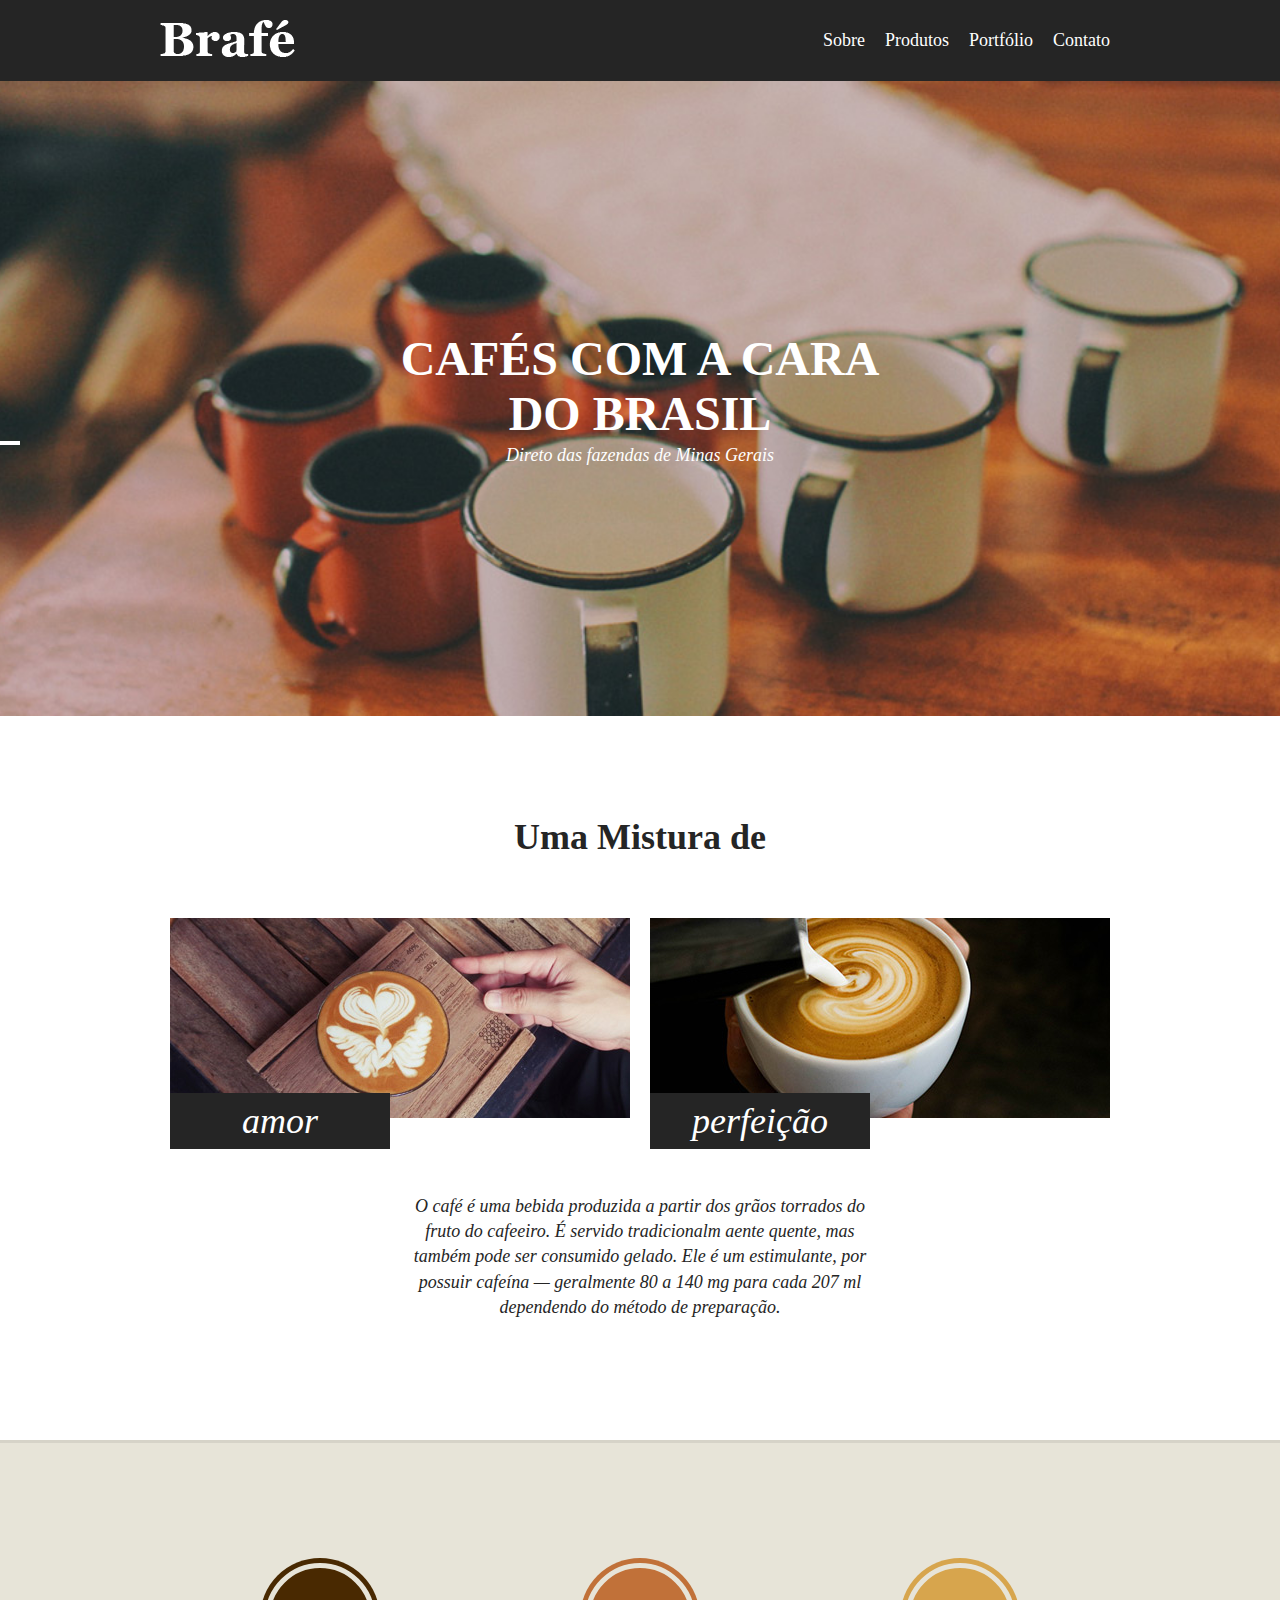
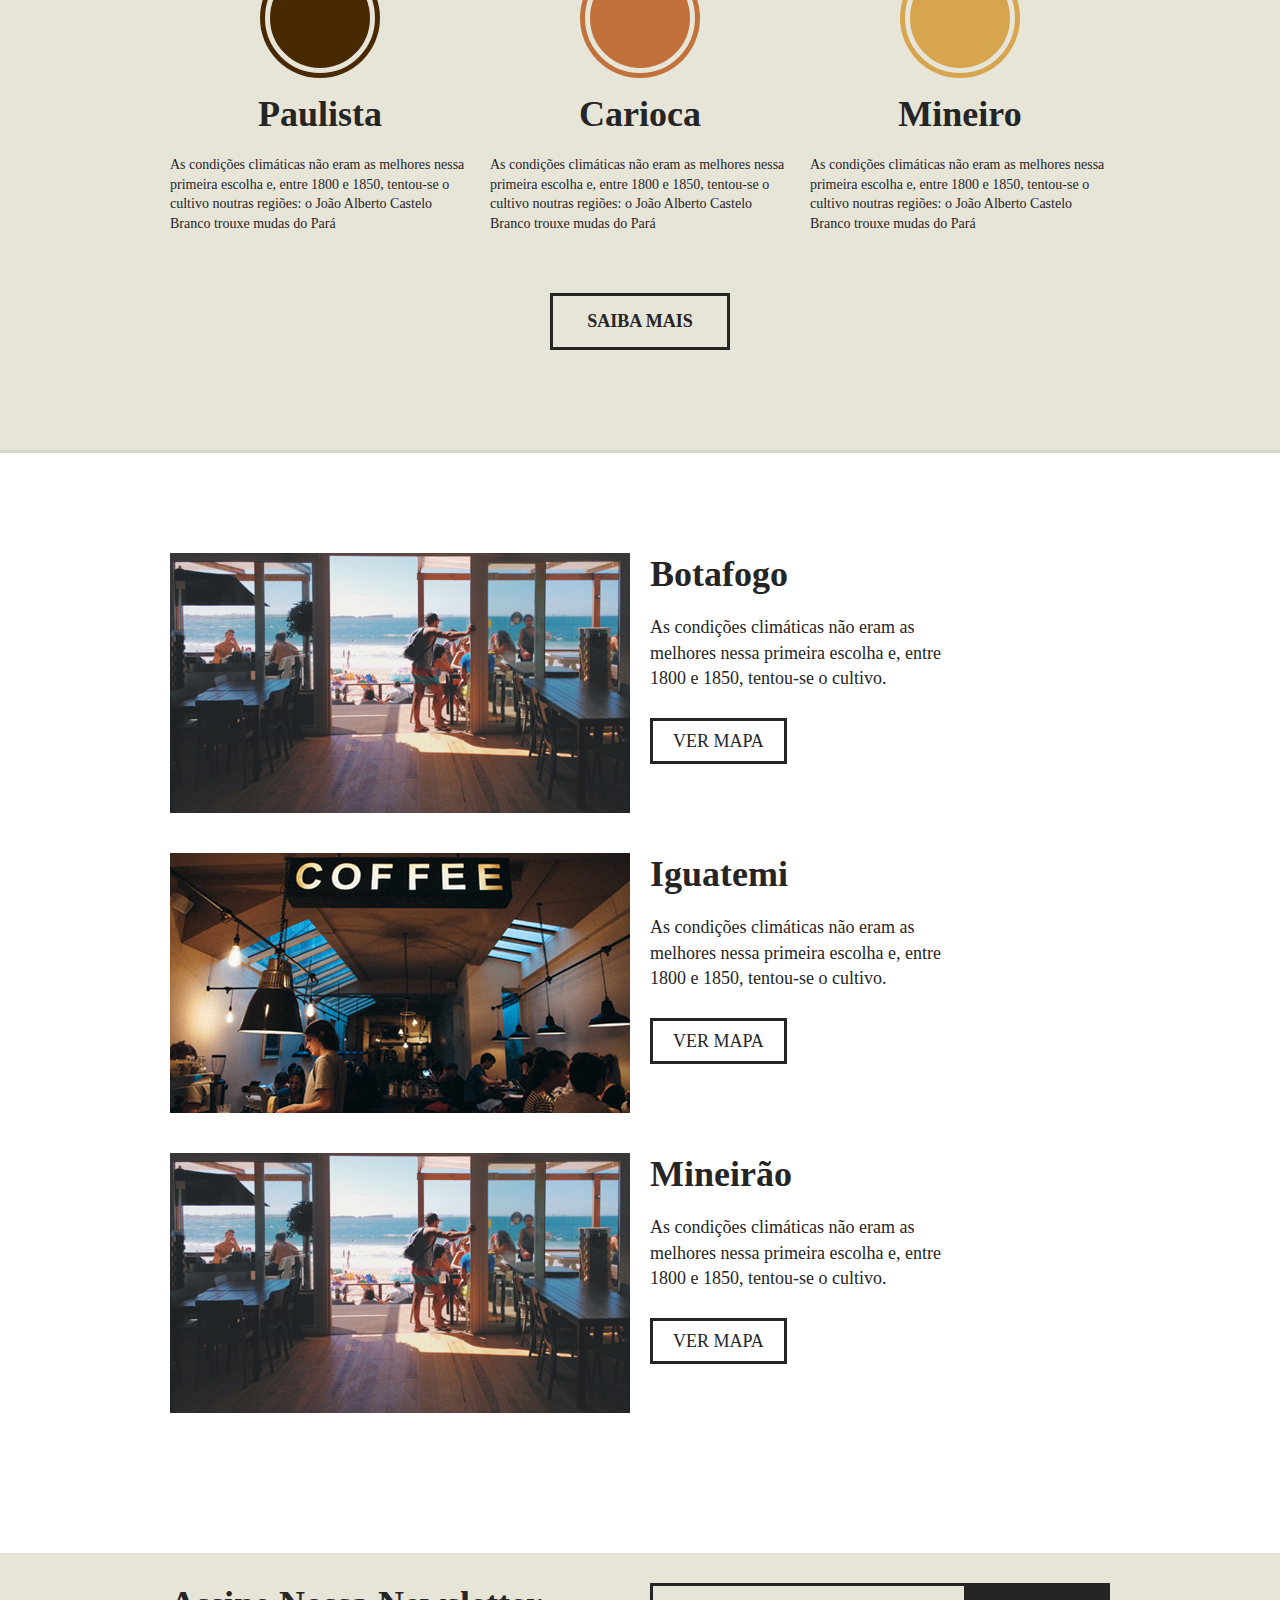
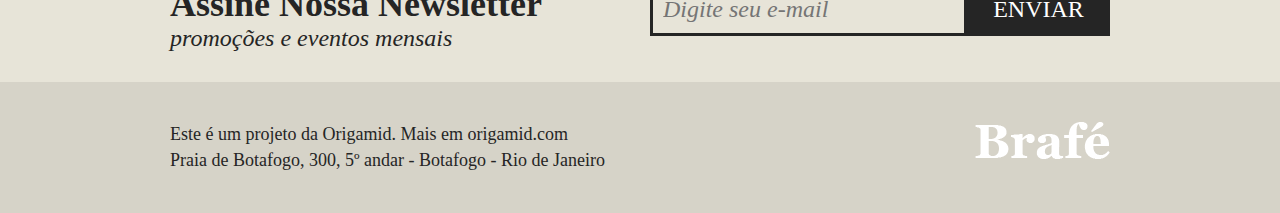
<file: brafe01/flexbox/index.html>
<!DOCTYPE html>
<html>
<head>
	<title>Brafé 1</title>
	<meta charset="utf-8">
	<meta name="viewport" content="width=device-width, initial-scale=1, shrink-to-fit=no">
	<link rel="stylesheet" type="text/css" href="css/style.css">
</head>
<body>
	
	<header class="menu">
		<div class="container">
			<a class="menu-logo" href="#"><img src="img/brafe.png" alt="Brafé"></a>	
			<nav class="menu-nav">
				<ul>
					<li><a href="#">Sobre</a></li>
					<li><a href="#">Produtos</a></li>
					<li><a href="#">Portfólio</a></li>
					<li><a href="#">Contato</a></li>
				</ul>
			</nav>
		</div>
	</header>
	
	<main class="intro">
		<h1>Cafés com a cara<br>do Brasil</h1>
		<p>Direto das fazendas de Minas Gerais</p>
	</main>
	
	<section class="sobre">
		<h2>Uma Mistura de</h2>
		<div class="container">
			<div class="sobre-item">
				<img src="img/cafe-1.jpg">
				<h3>amor</h3>
			</div>
			<div class="sobre-item">
				<img src="img/cafe-2.jpg">
				<h3>perfeição</h3>
			</div>
		</div>
		<p>O café é uma bebida produzida a partir dos grãos torrados do fruto do cafeeiro. É servido tradicionalm
aente quente, mas também pode ser consumido gelado. Ele é um estimulante, por possuir cafeína — geralmente 80 a 140 mg para cada 207 ml dependendo do método de preparação.</p>
	</section>
	
	<section class="produtos">
		<div class="container">
			<div class="produtos-item">
				<h2 class="produtos-paulista">Paulista</h2>
				<p>As condições climáticas não eram as melhores nessa primeira escolha e, entre 1800 e 1850, tentou-se o cultivo noutras regiões: o João Alberto Castelo Branco trouxe mudas do Pará</p>
			</div>
			<div class="produtos-item">
				<h2 class="produtos-carioca">Carioca</h2>
				<p>As condições climáticas não eram as melhores nessa primeira escolha e, entre 1800 e 1850, tentou-se o cultivo noutras regiões: o João Alberto Castelo Branco trouxe mudas do Pará</p>
			</div>
			<div class="produtos-item">
				<h2 class="produtos-mineiro">Mineiro</h2>
				<p>As condições climáticas não eram as melhores nessa primeira escolha e, entre 1800 e 1850, tentou-se o cultivo noutras regiões: o João Alberto Castelo Branco trouxe mudas do Pará</p>
			</div>
		</div>
		<a class="produtos-btn" href="#">Saiba Mais</a>
	</section>
	
	<section class="locais">
		<div class="locais-item container">
			<div class="locais-img">
				<img src="img/botafogo.jpg" alt="Brafé unidade Botafogo">
			</div>
			<div class="locais-info">
				<h2>Botafogo</h2>
				<p>As condições climáticas não eram as melhores nessa primeira escolha e, entre 1800 e 1850, tentou-se o cultivo.</p>
				<a href="#">Ver Mapa</a>
			</div>
		</div>
		
		<div class="locais-item container">
			<div class="locais-img">
				<img src="img/iguatemi.jpg" alt="Brafé unidade Iguatemi">
			</div>
			<div class="locais-info">
				<h2>Iguatemi</h2>
				<p>As condições climáticas não eram as melhores nessa primeira escolha e, entre 1800 e 1850, tentou-se o cultivo.</p>
				<a href="#">Ver Mapa</a>
			</div>
		</div>
		
		<div class="locais-item container">
			<div class="locais-img">
				<img src="img/botafogo.jpg" alt="Brafé unidade Mineirão">
			</div>
			<div class="locais-info">
				<h2>Mineirão</h2>
				<p>As condições climáticas não eram as melhores nessa primeira escolha e, entre 1800 e 1850, tentou-se o cultivo.</p>
				<a href="#">Ver Mapa</a>
			</div>
		</div>
	
	</section>
	
	<section class="assine">
		<div class="container">
			<div class="assine-info">
				<h2>Assine Nossa Newsletter</h2>
				<p>promoções e eventos mensais</p>
			</div>
			<form>
				<label>E-mail</label>
				<input type="text" placeholder="Digite seu e-mail">
				<button type="submit">Enviar</button>
			</form>
		</div>
	</section>
	
	<footer class="footer">
		<div class="container">
			<p>Este é um projeto da Origamid. Mais em origamid.com<br>Praia de Botafogo, 300, 5º andar - Botafogo - Rio de Janeiro</p>
			<div class="footer-img">
				<img src="img/brafe.png" alt="Brafé">
			</div>
		</div>
	</footer>
	
</body>
</html>
</file>
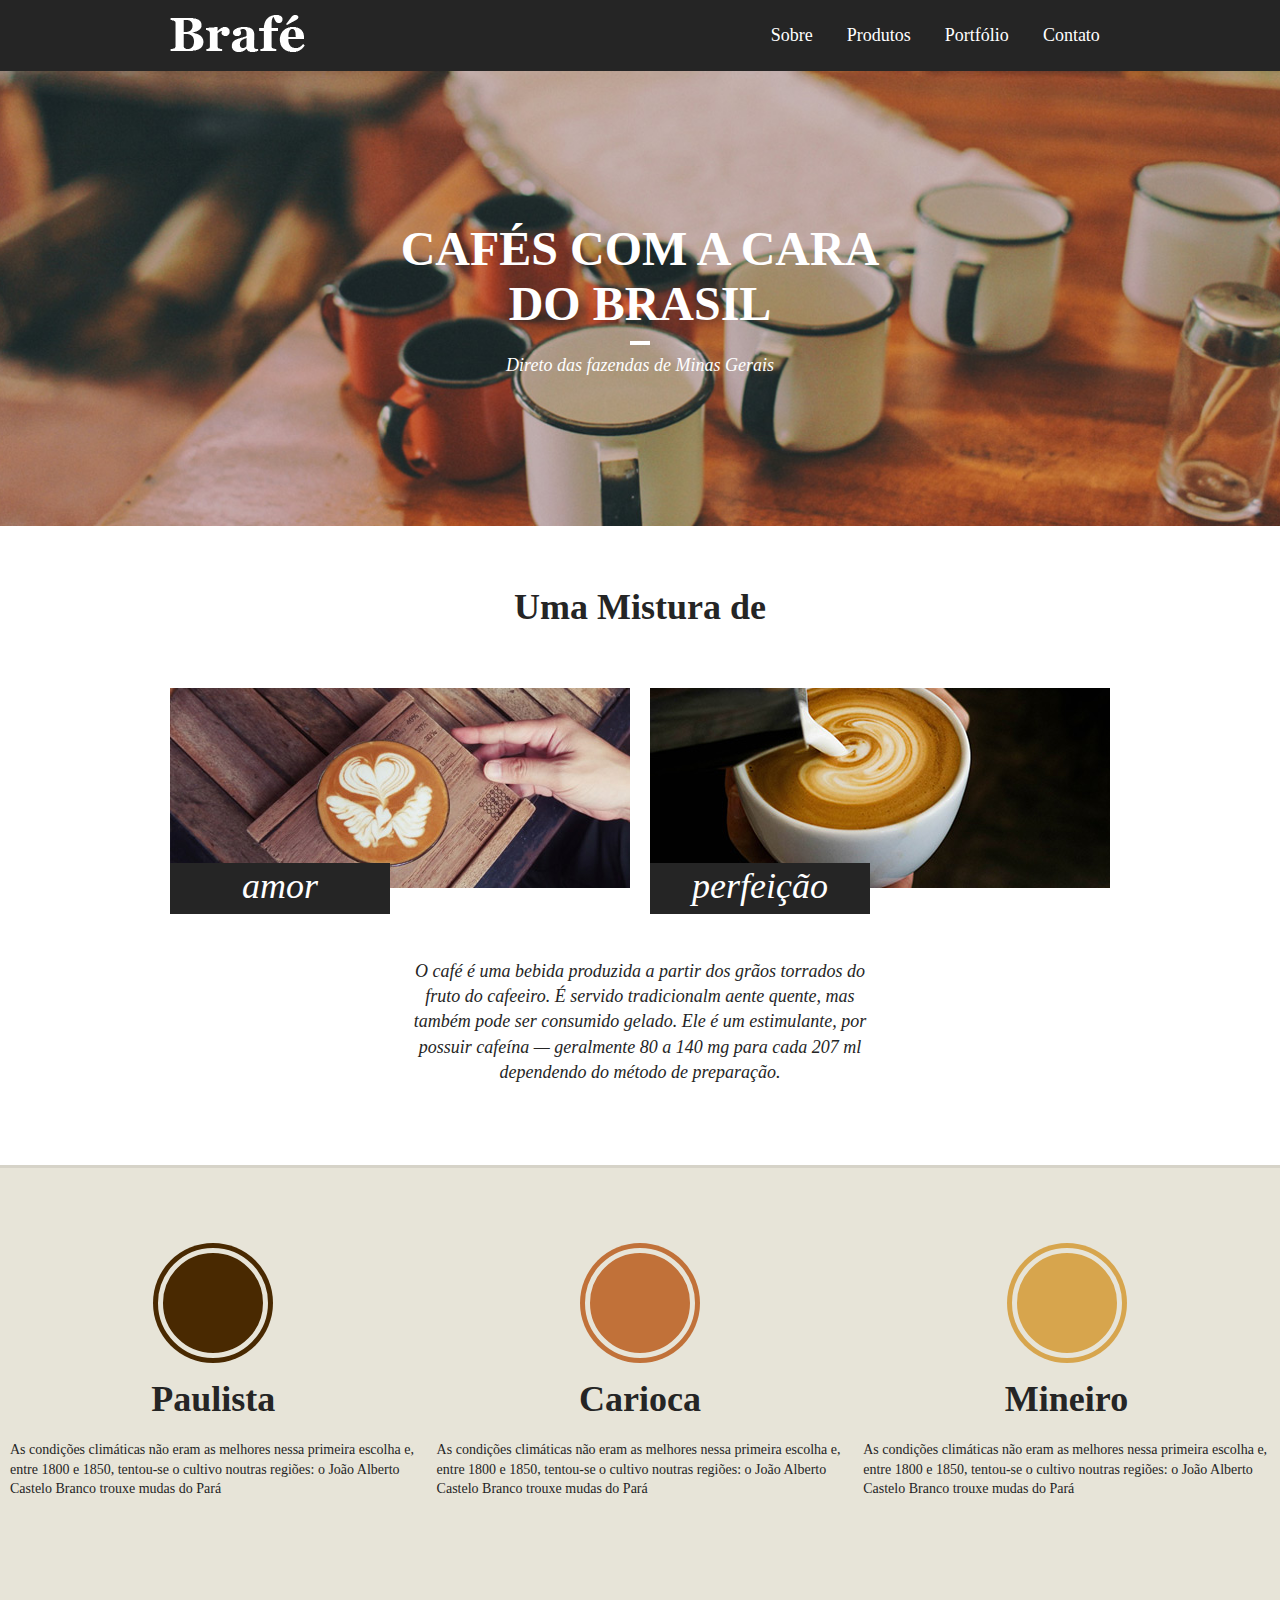
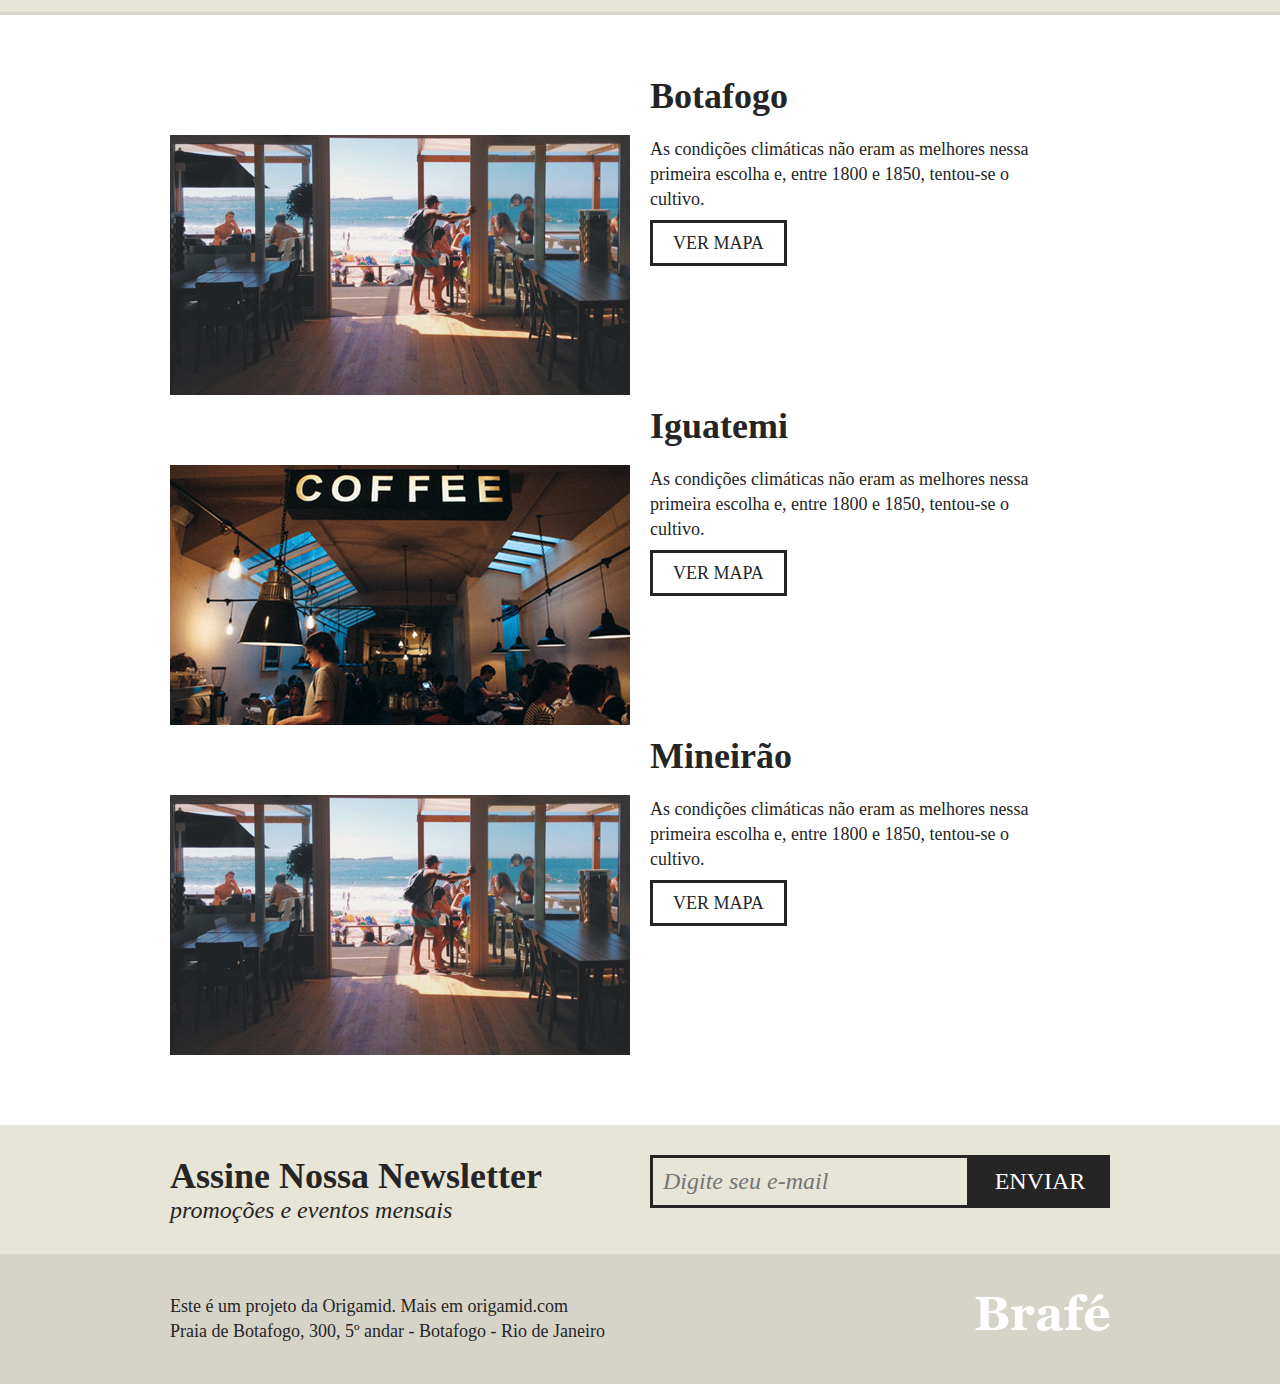
<file: brafe01/grid/index.html>
<!DOCTYPE html>
<html>
<head>
	<title>Brafé 1</title>
	<meta charset="utf-8">
	<meta name="viewport" content="width=device-width, initial-scale=1, shrink-to-fit=no">
	<link rel="stylesheet" type="text/css" href="css/style.css">
	<link rel="stylesheet" type="text/css" href="css/grid.css">
</head>
<body>
	
	<header class="menu">
		<div class="container">
			<a class="menu-logo grid-4" href="#"><img src="img/brafe.png" alt="Brafé"></a>	
			<nav class="menu-nav grid-8">
				<ul>
					<li><a href="#">Sobre</a></li>
					<li><a href="#">Produtos</a></li>
					<li><a href="#">Portfólio</a></li>
					<li><a href="#">Contato</a></li>
				</ul>
			</nav>
		</div>
	</header>
	
	<main class="intro">
		<h1>Cafés com a cara<br>do Brasil</h1>
		<p>Direto das fazendas de Minas Gerais</p>
	</main>
	
	<section class="sobre">
		<h2>Uma Mistura de</h2>
		<div class="container">
			<div class="sobre-item grid-6">
				<img src="img/cafe-1.jpg">
				<h3>amor</h3>
			</div>
			<div class="sobre-item grid-6">
				<img src="img/cafe-2.jpg">
				<h3>perfeição</h3>
			</div>
		</div>
		<p>O café é uma bebida produzida a partir dos grãos torrados do fruto do cafeeiro. É servido tradicionalm
aente quente, mas também pode ser consumido gelado. Ele é um estimulante, por possuir cafeína — geralmente 80 a 140 mg para cada 207 ml dependendo do método de preparação.</p>
	</section>
	
	<section class="produtos">
		<div class="cointainer">
			<div class="produtos-item grid-4">
				<h2 class="produtos-paulista">Paulista</h2>
				<p>As condições climáticas não eram as melhores nessa primeira escolha e, entre 1800 e 1850, tentou-se o cultivo noutras regiões: o João Alberto Castelo Branco trouxe mudas do Pará</p>
			</div>
			<div class="produtos-item grid-4">
				<h2 class="produtos-carioca">Carioca</h2>
				<p>As condições climáticas não eram as melhores nessa primeira escolha e, entre 1800 e 1850, tentou-se o cultivo noutras regiões: o João Alberto Castelo Branco trouxe mudas do Pará</p>
			</div>
			<div class="produtos-item grid-4">
				<h2 class="produtos-mineiro">Mineiro</h2>
				<p>As condições climáticas não eram as melhores nessa primeira escolha e, entre 1800 e 1850, tentou-se o cultivo noutras regiões: o João Alberto Castelo Branco trouxe mudas do Pará</p>
			</div>
		</div>
<!-- 		<a class="produtos-btn" href="#">Saiba Mais</a>
 -->	</section>
	
	<section class="locais">
		<div class="locais-item container">
			<div class="grid-6">
				<img src="img/botafogo.jpg" alt="Brafé unidade Botafogo">
			</div>
			<div class="grid-6">
				<h2>Botafogo</h2>
				<p>As condições climáticas não eram as melhores nessa primeira escolha e, entre 1800 e 1850, tentou-se o cultivo.</p>
				<a href="#">Ver Mapa</a>
			</div>
		</div>
		
		<div class="locais-item container">
			<div class="grid-6">
				<img src="img/iguatemi.jpg" alt="Brafé unidade Iguatemi">
			</div>
			<div class="grid-6">
				<h2>Iguatemi</h2>
				<p>As condições climáticas não eram as melhores nessa primeira escolha e, entre 1800 e 1850, tentou-se o cultivo.</p>
				<a href="#">Ver Mapa</a>
			</div>
		</div>
		
		<div class="locais-item container">
			<div class="grid-6">
				<img src="img/botafogo.jpg" alt="Brafé unidade Mineirão">
			</div>
			<div class="grid-6">
				<h2>Mineirão</h2>
				<p>As condições climáticas não eram as melhores nessa primeira escolha e, entre 1800 e 1850, tentou-se o cultivo.</p>
				<a href="#">Ver Mapa</a>
			</div>
		</div>
	
	</section>
	
	<section class="assine">
		<div class="container">
			<div class="assine-info grid-6">
				<h2>Assine Nossa Newsletter</h2>
				<p>promoções e eventos mensais</p>
			</div>
			<form class="grid-6" >
				<label>E-mail</label>
				<input type="text" placeholder="Digite seu e-mail">
				<button type="submit">Enviar</button>
			</form>
		</div>
	</section>
	
	<footer class="footer">
		<div class="container">
			<p class="grid-8">Este é um projeto da Origamid. Mais em origamid.com<br>Praia de Botafogo, 300, 5º andar - Botafogo - Rio de Janeiro</p>
			<div class="grid-4">
				<img src="img/brafe.png" alt="Brafé">
			</div>
			
		</div>
	</footer>
	
</body>
</html>
</file>
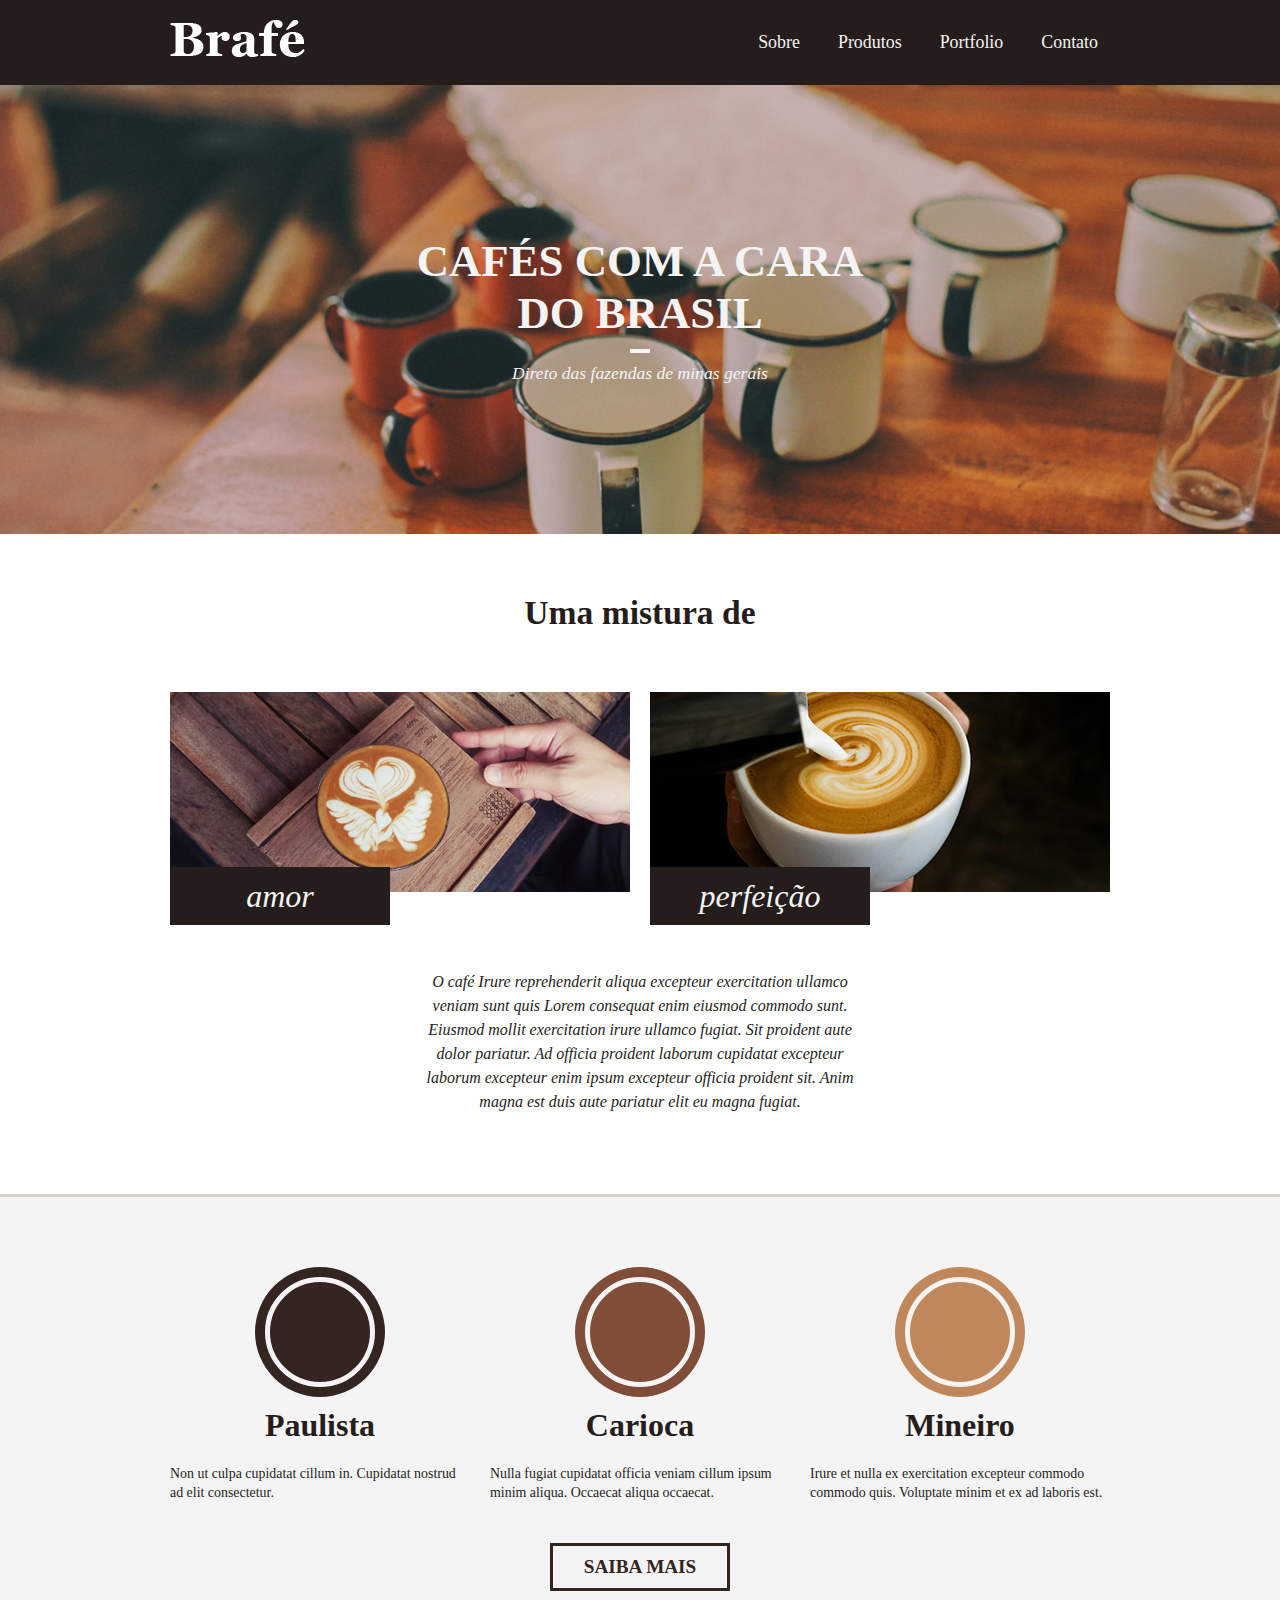
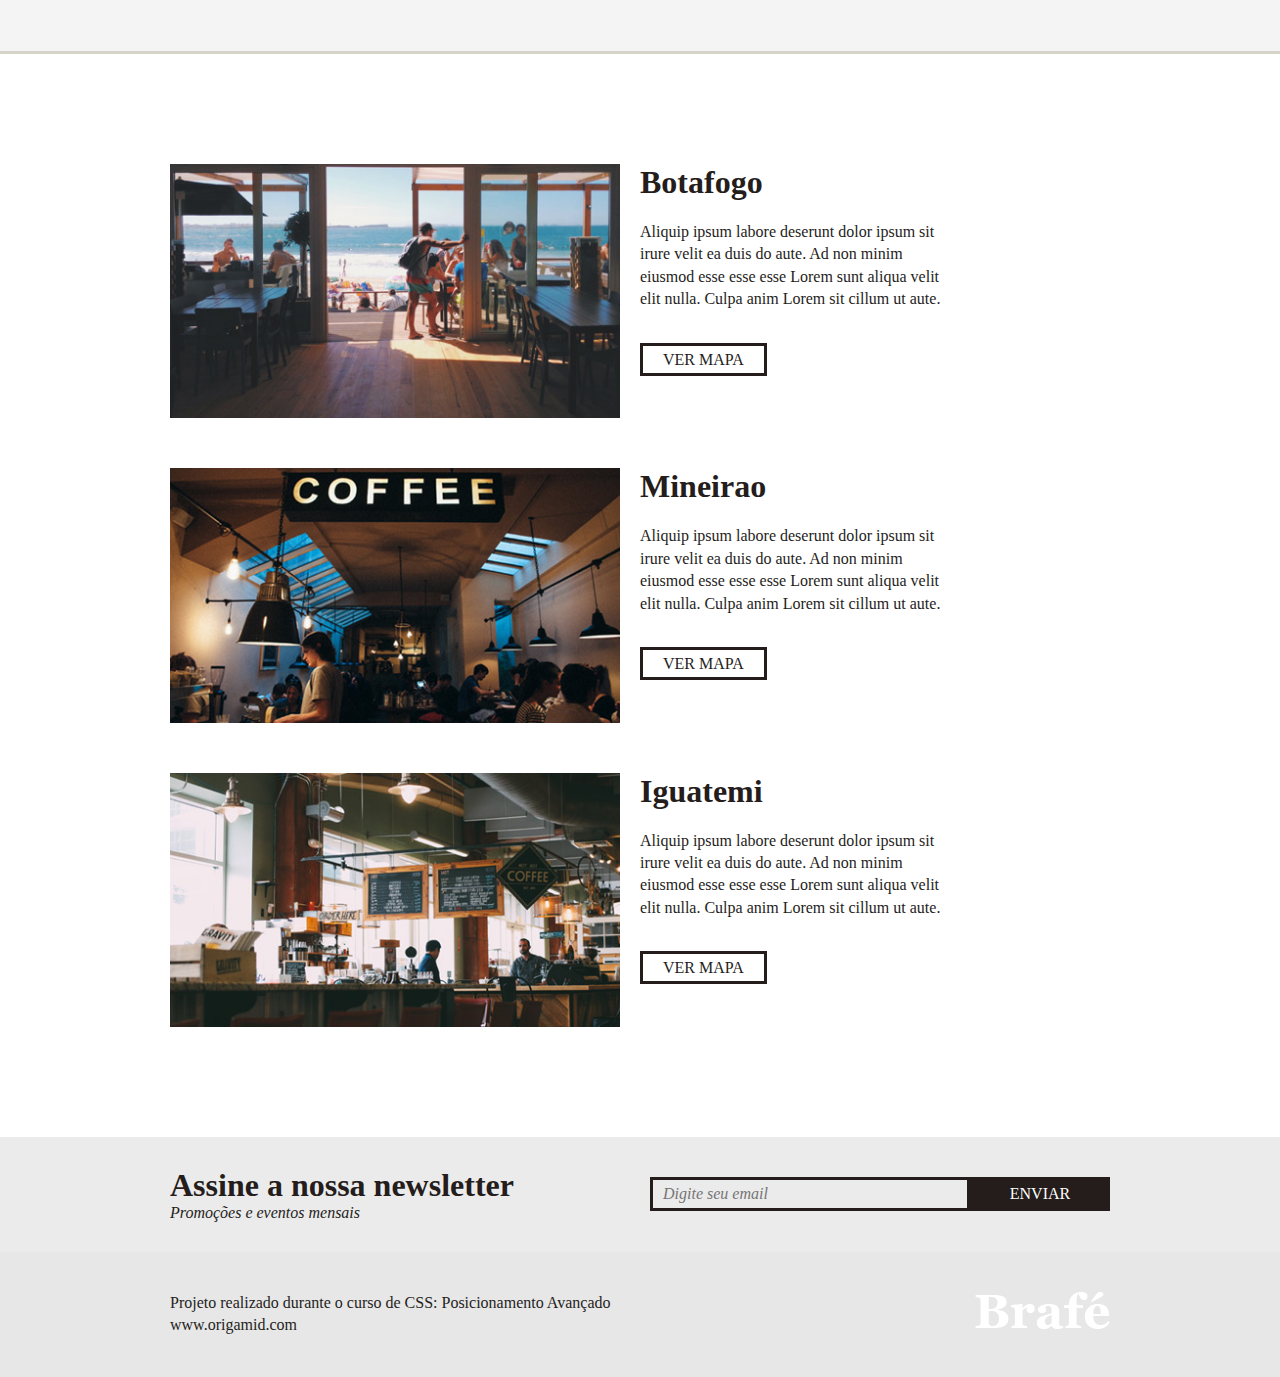
<file: brafe01/puro/index.html>
<!DOCTYPE html>
<html lang="en">
<head>
    <meta charset="UTF-8">
    <meta name="viewport" content="width=device-width, initial-scale=1.0, shrink-to-fit=no">
    <title>Brafé: o café do Brasil</title>
    <link rel="stylesheet" href="style.css">
</head>
<body>
    <header class="menu">
        <div class="menu-container">
            <a class="menu-logo" href="#"><img src="./img/brafe.png" alt="Brafé"> </a>
            <nav class="menu-nav">
                <ul>
                    <li><a href="#">Sobre</a></li>
                    <li><a href="#">Produtos</a></li>
                    <li><a href="#">Portfolio</a></li>
                    <li><a href="#">Contato</a></li>
                    
                </ul>
            </nav>
        </div>
        
    </header>
    
    <main class="intro" >
        <h1>Cafés com a cara <br> do Brasil</h1>
        <p>Direto das fazendas de minas gerais</p>
    </main>

    <section class="sobre">
        <h2>Uma mistura de </h2>
        <div class="sobre-container">
            <div class="sobre-item">
                <img src="./img/cafe-1.jpg" alt="">
                <h3>amor</h3>
            </div>
            <div class="sobre-item">
                <img src="./img/cafe-2.jpg" alt="">
                <h3>perfeição</h3>
            </div>
        </div>
        <p> O café Irure reprehenderit aliqua excepteur exercitation 
            ullamco veniam sunt quis Lorem consequat enim eiusmod commodo sunt. 
            Eiusmod mollit exercitation irure ullamco fugiat. Sit proident aute 
            dolor pariatur. Ad officia proident laborum cupidatat excepteur laborum 
            excepteur enim ipsum excepteur officia proident sit. Anim magna est 
            duis aute pariatur elit eu magna fugiat.
        </p>
    </section>
    <section class="produtos">
        <div class="produtos-container">
            <div class="produtos-item">
                <h2 class="produtos-paulista">Paulista</h2>
                <p>Non ut culpa cupidatat cillum in. Cupidatat nostrud ad elit consectetur.</p>
            </div>
            <div class="produtos-item">
                <h2 class="produtos-carioca">Carioca</h2>
                <p>Nulla fugiat cupidatat officia veniam cillum ipsum minim aliqua. Occaecat aliqua occaecat.</p>
            </div>
            <div class="produtos-item">
                <h2 class="produtos-mineiro">Mineiro</h2>
                <p>Irure et nulla ex exercitation excepteur commodo commodo quis. Voluptate minim et ex ad laboris est.</p>
            </div>
        </div>
        <a href="#" class="produtos-btn">Saiba Mais</a>
    </section>
    <section class="locais">
        <div class="locais-item">
            <img src="./img/botafogo.jpg" alt="">
            <div>
                <h2>Botafogo</h2>
                <p>Aliquip ipsum labore deserunt dolor ipsum sit irure velit ea duis do aute. Ad non minim eiusmod esse esse esse Lorem sunt aliqua velit elit nulla. Culpa anim Lorem sit cillum ut aute.</p>
                <a href="#">Ver Mapa</a>
            </div>
        </div>
        <div class="locais-item">
            <img src="./img/iguatemi.jpg" alt="">
            <div>
                <h2>Mineirao</h2>
                <p>Aliquip ipsum labore deserunt dolor ipsum sit irure velit ea duis do aute. Ad non minim eiusmod esse esse esse Lorem sunt aliqua velit elit nulla. Culpa anim Lorem sit cillum ut aute.</p>                <a href="#">Ver Mapa</a>
            </div>
        </div>
        <div class="locais-item">
            <img src="./img/mineirao.jpg" alt="">
            <div>
                <h2>Iguatemi</h2>
                <p>Aliquip ipsum labore deserunt dolor ipsum sit irure velit ea duis do aute. Ad non minim eiusmod esse esse esse Lorem sunt aliqua velit elit nulla. Culpa anim Lorem sit cillum ut aute.</p>                <a href="#">Ver Mapa</a>
            </div>
        </div>
    </section>
    <section class="assine">
        <div class="assine-container">
            <div class="assine-info">
                <h2>Assine a nossa newsletter</h2>
                <p>Promoções e eventos mensais</p>
            </div>
            <form action="">
                <label for="Email">Email</label>
                <input type="text" name="email" id="" placeholder="Digite seu email">
                <button>Enviar</button>
            </form>
        </div>
    </section>
    <footer class="footer">
        <div class="footer-container">
            <p>
                Projeto realizado durante o curso de CSS: Posicionamento Avançado <br>
                www.origamid.com
            </p>
            <img src="./img/brafe.png" alt="">
        </div>
    </footer>
</body>
</html>
</file>
<file: brafe01/grid/css/grid.css>
/* para que não haja quebra do layout
o ideal é que as classes com definições
da estrutura estejam em divs (ou elementos)
diferentes das demais */


.container{
    max-width: 960px;
    margin: 0 auto; 
}

.container::after, container::before{
    content: '';
    display: table;
    clear: both; 
}


/* 
fórmula para calcular o grid: 
largura total / total de colunas * numero do grid atual
100% / 12 * grid-atual

- as margens (gutter) pode-se manter em pixels
pois se for em porcentagem, o resultado pode
ser diferente do planejado ja que o tamanho
da tela vai variar.  Entao, apenas subtrair 
o valor absoluto da margem na definição da largura
do grid. 
*/



.grid-1, .grid-2, .grid-3, .grid-4, .grid-5,
.grid-6, .grid-7, .grid-8, .grid-9, .grid-10,
.grid-11, .grid-12 {
    margin-left: 10px;
    margin-right: 10px;
    float: left;
    display: block;
    min-height: 1px;
}

.grid-1{
    width: calc(8.33% - 20px);
}

.grid-2{
    width: calc(16.66% - 20px);
}

.grid-3{
    width: calc(25% - 20px);
}

.grid-4{
    width: calc(33.33% - 20px);
}

.grid-5{
    width: calc(41.66% - 20px);
}

.grid-6{
    width: calc(50% - 20px);
}

.grid-7{
    width: calc(58.33% - 20px);
}

.grid-8{
    width: calc(66.66% - 20px);
}

.grid-9{
    width: calc(75% - 20px);
}

.grid-10{
    width: calc(88.33% - 20px);
}

.grid-11{
    width: calc(91.66% - 20px);
}

.grid-12 {
    width: calc(100% - 20px);
}


@media only screen and (max-width: 739px){
    .container {
        max-width: 300px;

    }

    .grid-1, .grid-2, .grid-3, .grid-4, .grid-5,
.grid-6, .grid-7, .grid-8, .grid-9, .grid-10,
.grid-11, .grid-12 {
    width: 100%;
    margin-left: 0;
    margin-right: 0;
    float: none;    
    }
}
</file>
<file: brafe01/flexbox/css/style.css>
/* Reset */

body, h1, h2, h3, p, ul {
	padding: 0px;
	margin: 0px;
}

body {
	font-family: Georgia, serif;
	color: #252525;
}

* {
	box-sizing: border-box;
}

/* Menu */

.container {
	display: flex;
	max-width: 960px;
	margin: 0 auto;
}
.menu {
	background: #252525;
	padding: 20px 0;
}

.menu-nav{
	flex: 1;
	align-self: center;
}

.menu-nav ul{
	float: right;
	display: flex;
	list-style: none;
}

.menu-nav ul li a {
	padding: 10px;
}
.menu-nav a {
	text-decoration: none;
	color: #fff;
	font-size: 1.125em;
}

/* Intro */

.intro {
	background: url('../img/bg-intro.jpg') no-repeat center center;
	background-size: cover;
	color: #fff;
	padding: 250px 0;
	text-align: center;
}

.intro h1 {
	text-transform: uppercase;
	font-size: 3em;
}

.intro h1::after {
	content: '';
	display: block;
	width: 20px;
	height: 4px;
	background: #fff;
}

.intro p {
	font-style: italic;
	font-size: 1.125em;
}

/* Sobre */

.sobre{
	padding: 100px 0;
}

.sobre h2 {
	font-size: 2.25em;
	text-align: center;
	margin-bottom: 60px;
}

.sobre-item{
	flex: 1; 
	margin: 0 10px; 
}

.sobre-item img{
	display: block;
	max-width: 100%;
}

.sobre-item h3 {
	font-size: 2.25em;
	line-height: 1em;
	background: #252525;
	color: #fff;
	font-style: italic;
	font-weight: normal;
	text-align: center;
	position: relative;
	width: 220px;
	padding: 10px; 
	top: -25px; 
}

.sobre > p {
	font-size: 1.125em;
	line-height: 1.4em;
	font-style: italic;
	margin: 20px auto; 
	max-width: 460px;
	text-align: center;
}

/* Produtos */

.produtos {
	background: #e7e4d8;
	border-top: 3px solid #d6d3c8;
	border-bottom: 3px solid #d6d3c8;
	padding: 100px 0;
}

.produtos-item h2 {
	font-size: 2.25em;
	text-align: center;
	margin-bottom: 20px;
}

.produtos-item h2::before {
	content: '';
	display: block;
	width: 100px;
	height: 100px;
	background: currentColor;
	border-radius: 50%;
	border: 5px solid #e7e4d8;
	box-shadow: 0 0 0 5px currentColor;
	margin: 20px auto;
}

h2.produtos-paulista::before {
	color: #492901;
}

h2.produtos-carioca::before {
	color: #c17139;
}

h2.produtos-mineiro::before {
	color: #d7a54d;
}

.produtos-item{
	margin: 0 10px;
	flex: 1;
}

.produtos-item p {
	font-size: 0.875em;
	line-height: 1.4em;
}

.produtos-btn {
	border: 3px solid #252525;
	color: #252525;
	text-decoration: none;
	text-align: center;
	font-size: 1.125em;
	font-weight: bold;
	text-transform: uppercase;
	width: 180px;
	display: block;
	padding: 15px 0;
	margin: 60px auto 0 auto;
}

/* Locais */

.locais {
	padding: 100px 0;
}

.locais-item{
	margin-bottom: 40px;
}

.locais-img, .locais-info{
	flex: 1; 
	margin: 0 10px; 

}

.locais-img img{
	display: block;
	max-width: 100%;
}

.locais-item h2 {
	font-size: 2.25em;
	margin-bottom: 20px;
}

.locais-item p {
	font-size: 1.125em;
	line-height: 1.4em;
	max-width: 320px;
	margin-bottom: 40px;
}

.locais-item a {
	font-size: 1.125em;
	text-transform: uppercase;
	text-decoration: none;
	border: 3px solid;
	color: #252525;
	padding: 10px 20px;
}

/* Assine */

.assine {
	background: #e7e4d8;
	padding: 30px 0; 
}



.assine-info{
	flex: 1; 
	margin: 0 10px;
}

.assine-info h2 {
	font-size: 2.25em;
}

.assine-info p {
	font-size: 1.5em;
	font-style: italic;
}

.assine form{
	flex: 1; 
	margin: 0 10px;
	display: flex;
	flex-wrap: wrap;
	align-content: flex-start;
}

.assine form label {
	display: none;
}

.assine input {
	border: 3px solid #252525;
	background: none;
	font-size: 1.5em;
	font-style: italic;
	font-family: Georgia, serif;
	flex: 1; 
	align-self: flex-start;
	padding: 10px; 
}

.assine button {
	flex: 1; 
	padding: 13px; 
	align-self: flex-start;
	background: #252525;
	border: none;
	font-family: Georgia, serif;
	text-transform: uppercase;
	font-size: 1.5em;
	color: #fff;
	cursor: pointer;
}

/*Footer*/

.footer {
	background: #d6d3c8;
	padding: 40px 0;
}

.footer p {
	font-size: 1.125em;
	line-height: 1.4em;
	margin: 0 10px;
	flex: 1; 
}

.footer-img{
	margin: 0 10px;
}

@media only screen and (max-width: 739px){

	.container { 
		flex-direction: column;
		max-width: 300px;
	}

	.menu-nav {
		margin: 0px
	}

	.menu-logo {
		margin: 0px;
	}

	.menu-nav ul li a {
		padding-left: 0px; 
	}

	.intro{
		padding: 80px; 
	}


	.intro h1 {
		font-size: 2.5em;
	}

	.locais-img, .locais-info{
		margin-left: 0;
		margin-right: 0;
	}

	.assine-info{
		margin: 0 0 40px 0; 
	}

	.assine-info p {
		margin-top: 10px;
	}

	.assine form {
		margin: 0;
	}

	.footer{
		padding: 20px;
	}

	.footer-img, .footer p{
		margin: 10px 0;
	}

}
</file>
<file: brafe01/grid/css/style.css>
/* Reset */

body, h1, h2, h3, p, ul {
	padding: 0px;
	margin: 0px;
}

body {
	font-family: Georgia, serif;
	color: #252525;
}

* {
	box-sizing: border-box;
}


img{
	max-width: 100%;
	display: block;
}

/* Menu */

.menu {
	background: #252525;
	padding: 15px 0;
}

.menu-nav ul{
	float: right;
}


.menu-nav ul li {
	/* elementos inline-block tem caracteristica
	de ser inline (ou seja, vai um para o lado do outro) 
	mas tambem é possivel manipular suas propriedades width e height */
	display: inline-block; 
}

.menu-nav a {
	text-decoration: none;
	color: #fff;
	font-size: 1.125em;
	margin-left: 10px;
	padding: 10px; 
	display: block;

}

/* Intro */

.intro {
	background: url('../img/bg-intro.jpg') no-repeat center center;
	background-size: cover;
	color: #fff;
	padding: 150px 0;
	text-align: center;
}

.intro h1 {
	text-transform: uppercase;
	font-size: 3em;
}

.intro h1::after {
	content: '';
	display: block;
	width: 20px;
	height: 4px;
	background: #fff;
	margin: 10px auto;
}

.intro p {
	font-style: italic;
	font-size: 1.125em;
}

/* Sobre */

.sobre{
	padding: 60px 0;
}

.sobre h2 {
	font-size: 2.25em;
	text-align: center;
	margin-bottom: 60px;
}

.sobre-item h3 {
	font-size: 2.25em;
	line-height: 1em;
	background: #252525;
	color: #fff;
	font-style: italic;
	font-weight: normal;
	text-align: center;
	position: relative;
	width: 220px;
	padding: 5px 0 10px 0;
	top: -25px;
}

.sobre > p {
	font-size: 1.125em;
	line-height: 1.4em;
	font-style: italic;
	max-width: 460px;
	margin: 20px auto;
	text-align: center;

}

/* Produtos */

.produtos {
	background: #e7e4d8;
	border-top: 3px solid #d6d3c8;
	border-bottom: 3px solid #d6d3c8;
	padding: 60px 0;
	min-height: 450px;
}

.produtos-item{
	margin-bottom: 40px;
}

.produtos-item h2 {
	font-size: 2.25em;
	text-align: center;
	margin-bottom: 20px;
}

.produtos-item h2::before {
	content: '';
	display: block;
	width: 100px;
	height: 100px;
	background: currentColor;
	border-radius: 50%;
	border: 5px solid #e7e4d8;
	box-shadow: 0 0 0 5px currentColor;
	margin: 20px auto;
}

h2.produtos-paulista::before {
	color: #492901;
}

h2.produtos-carioca::before {
	color: #c17139;
}

h2.produtos-mineiro::before {
	color: #d7a54d;
}

.produtos-item p {
	font-size: 0.875em;
	line-height: 1.4em;
}

.produtos-btn {
	border: 3px solid #252525;
	color: #252525;
	text-decoration: none;
	text-align: center;
	font-size: 1.125em;
	font-weight: bold;
	text-transform: uppercase;
	display: block;
	width: 180px;
	padding: 15px 0;
	margin: 0 auto; 

	
}

/* Locais */

.locais {
	padding: 60px 0;
}


.locais-item img{
	margin-bottom: 10px;
	margin-top: 60px;
}



.locais-item h2 {
	font-size: 2.25em;
	margin-bottom: 20px ;
}

.locais-item p {
	font-size: 1.125em;
	line-height: 1.4em;
	max-width: 380px;
	margin-bottom: 20px;
}

.locais-item a {
	font-size: 1.125em;
	text-transform: uppercase;
	text-decoration: none;
	border: 3px solid;
	color: #252525;
	padding: 10px 20px;
}

/* Assine */

.assine {
	background: #e7e4d8;
	padding: 30px 0 ; 
}

.assine-info h2 {
	font-size: 2.25em;
}

.assine-info p {
	font-size: 1.5em;
	font-style: italic;
}

.assine form label {
	display: none;
}

.assine input {
	border: 3px solid #252525;
	background: none;
	font-size: 1.5em;
	font-style: italic;
	font-family: Georgia, serif;
	width: calc(100% - 140px);
	padding: 10px;
	float: left;
}

.assine button {
	background: #252525;
	border: none;
	font-family: Georgia, serif;
	text-transform: uppercase;
	font-size: 1.5em;
	color: #fff;
	cursor: pointer;
	width: 140px;
	padding: 13px 0;
	float: left;
}

/*Footer*/

.footer {
	background: #d6d3c8;
	padding: 40px 0; 
}

.footer img{
	float: right;
}

.footer p {
	font-size: 1.125em;
	line-height: 1.4em;
}


@media only screen and (max-width: 739px){
	.menu-nav ul {
		float: none;
	}

	.menu-nav ul li a {
		margin-left: 0;
		padding-left: 0;
		padding-right: 8px;
	}

	.intro{
		padding: 60px 0;
	}

	.produtos-item p {
		width: 300px;
		margin: 0 auto;
	}

	.footer img{
		float: none; 	
		margin-top: 20px;
	}
}
</file>
<file: brafe01/puro/style.css>
/* Reset */ 

*{
    padding: 0; 
    margin: 0; 
    box-sizing: border-box;
}

body{
    font-family: Georgia, 'Times New Roman', Times, serif;
    color: #251d1b; 
}


/* MENU */
.menu{
    background-color: #251d1b;
    padding: 20px 0;
}

.menu-container{
    max-width: 960px;
    margin: 0 auto; 
}

.menu-container::after, .menu-container::before {
    content: '';
    display: table;
    clear: both;
}

a.menu-logo{
    display: block; 
    float: left;
    margin-left: 10px;
}

.menu-nav{
    float: right;
}

.menu-nav li {
    display: inline-block;
    margin-right: 10px;
}

.menu-nav a {
    display: block;
    padding: 12px;
    text-decoration: none;
    color: #f4f4f4; 
    font-size: 1.12em;
}


/* Intro */ 

.intro{
    background: url('./img/bg-intro.jpg') no-repeat center center ;
    background-size: cover;
    padding: 150px 0; 
    color: #f4f4f4; 
    text-align: center;
}

.intro h1{
    text-transform: uppercase;
    font-size: 2.8em;
}

.intro h1::after {
    content: '';
    display: block;
    width: 20px;
    height: 4px;
    background-color: #f4f4f4;
    margin: 10px auto; 
}

.intro p {
    font-style: italic;
    font-size: 1.1em;
}

/* Sobre */ 

.sobre{
    padding: 60px 0;
}

.sobre-container{
    max-width: 960px;
    margin: 0 auto; 
}

.sobre-container::after, .sobre-container::before {
    content: '';
    display: table;
    clear: both;
}

.sobre h2{
    text-align: center;
    font-size: 2.1em;
    margin-bottom: 60px;
}

.sobre-item{
    width: 460px;
    float: left;
    margin: 0 10px;
    
}

.sobre-item img{
    display: block;
    max-width: 100%;
}

.sobre-item h3{
    font-size: 2em;
    background-color: #251d1b;
    color: #f4f4f4; 
    width: 220px;
    font-style: italic;
    font-weight: normal;
    text-align: center;
    line-height: 1.5em;
    padding: 5px 0; 
    top: -25px; 
    position: relative;
}

.sobre > p {
    font-size: 1em; 
    line-height: 1.5em;
    font-style: italic;
    text-align: center;
    margin: 20px auto; 
    max-width: 460px ;
}

/* Sobre */ 
.produtos{
    background-color: #f4f4f4; 
    padding: 60px 0;
    border-top: 3px solid #d6d3c8;
    border-bottom: 3px solid #d6d3c8;
}

.produtos-container{ 
    max-width: 960px;
    margin: 0 auto; 
}


/* para que os itens sejam exibidos um ao lado do outro 
é necessário o clearfix 
-> so é possivel quando todos os elementos dentro de um 
outro elemento estão flutuando
*/ 
.produtos-container::before, .produtos-container::after{
    clear: both; 
    content: '';
    display: table;
}

.produtos-item{
    width: 300px;
    float: left;
    margin: 0 10px 20px 10px;
}

.produtos-item h2{
    text-align: center;
    font-size: 2em;
    margin-bottom: 20px;
}

.produtos-item h2::before{
    content: '';
    display: block;
    width: 100px;
    height: 100px; 
    background-color: currentColor;
    border-radius: 50%;
    margin: 20px auto; 
    border: 5px solid #f4f4f4;
    box-shadow: 0 0 0 10px currentColor ;
}

h2.produtos-paulista::before{
    color: #352521;
}

h2.produtos-carioca::before{
    color: #804d39;
}

h2.produtos-mineiro::before{
    color: #c0885a;
}

/* para criar os círculos acima de cada um
dos itens, sem poluir o HTML criando um novo 
elemento, uma boa alternativa é usar um pseudoelemento.
Neste caso, será através do elemento H2; 
A borda e a sombra em conjunto criaram o efeito das bordas vazadas.
-> Tambem seria possível usar várias sombras para se ter o 
mesmo efeito. Basta acrescentar uma nova sombra, seguida de uma 
vírgula, na propriedade box-shadow.
*/

.produtos-item p {
    font-size: 0.87em;
    line-height: 1.4em;
}

.produtos-btn{
    width: 180px;
    border: 3px solid #352521; 
    text-decoration: none;
    display: block;
    font-size: 1.2em;
    font-weight: bold;
    text-transform: uppercase;
    text-align: center;
    padding: 10px 0 ; 
    margin: 20px auto 0 auto; 
    color: #352521;
}


/* locais */ 
.locais{
    max-width: 960px;
    margin: 0 auto; 
    padding: 60px 0; 
}

.locais-item{
    clear: both;
    margin: 50px auto; 
}

.locais-item::after, .locais-item::before{
    display: table;
    clear: both;
    content: '';
}

.locais-item img{
    width: 450px;
    display: block;
    float: left;
    margin: 0 10px; 
}

.locais-item > div {
    width: 450px;
    float: left;
    margin: 0 10px;
}

.locais-item h2{
    font-size: 2em;
    margin-bottom: 20px;
}

.locais-item p {
    font-size: 1em;
    line-height: 1.4em;
    max-width: 320px;
    margin-bottom: 40px;
}

.locais-item  a{
    text-transform: uppercase;
    font-size: 1em;
    text-decoration: none;
    border: 3px solid; 
    color: #251d1b ;
    padding: 5px 20px; 
}


/* Assine */

.assine{ 
    background: #ebebeb;
    padding: 30px 0; 
}

.assine-container{
    max-width: 960px;
    margin: 0 auto; 
}

.assine-container::after, .assine-container::before{
    content: '';
    display: table;
    clear: both;
}

.assine-info {
    width: 460px;
    margin: 0 10px;
    float: left;
}

.assine-info h2{
    font-size: 2em;
}

.assine-info p {
    font-size: 1em;
    font-style: italic;
}

.assine form {
    width: 460px;
    margin: 10px 10px;
    float: left;

}

.assine form label{
    display: none;
}

.assine input{
    box-sizing: border-box;
    width: 320px;
    border: 3px solid #251d1b;
    background: none;
    font-size: 1em;
    font-style: italic;
    font-family: Georgia, 'Times New Roman', Times, serif;
    float: left;
    padding: 5px 10px;
}

.assine button{
    background-color: #251d1b;
    font-family: Georgia, 'Times New Roman', Times, serif;
    text-transform: uppercase;
    font-size: 1em;
    width: 140px;
    padding: 8px 0;
    color: white; 
    border: none;
    cursor: pointer;
}


.footer{
    background-color: #e6e6e6f6; 
    padding: 40px;
}

.footer-container{
    max-width: 960px; 
    margin: 0 auto;
}

.footer-container::after, .footer-container::before{
    content: ''; 
    clear: both;
    display: table;
}

.footer p {
    float: left;
    margin: 0 10px;
    font-size: 1em;
    line-height: 1.4em;
}


.footer img{
    float: right;
    margin: 0 10px;
    display: block;
}



/* breakpoints */
/* only screen: indica que o breakpoint funcionaraá apenas em telas.
Ou seja, se o usuário mandar imprimir o documento, ele será impresso no 
tamanho desktop */
@media only screen and (max-width: 739px){

    .menu{
        text-align: center;
    }

    a.menu-logo{
        float: none;
        margin: 0 auto;
    }

    .menu-nav{
        float: none;
        clear: both;
    } 

    .intro{
        padding: 40px 0;
    }

    .intro h1{
        font-size: 2.2em;
    }

    .footer-container{
        max-width: 300px;
    }

    .footer p {
        float: none;
        margin: 0; 
    }

    .footer img{
        float: none;
        margin: 10px 0;
    }
}   

@media only screen and (min-width: 740px) and (max-width: 980px){
    .sobre-container{
        max-width: 720px;
    }
    .sobre-item{
        width: 340px;
    }

    .produtos-container{
        max-width: 720px;
    }

    .produtos-item{
        width: 220px;
    }

    .locais{
        max-width: 720px;
    }

    .locais-item > div{
        width: 340px;
    }

    .locais-item img{
        width: 340px;
    }

    .assine-container{
        max-width: 720px;
    }

    .assine-info{
        width: 340px;
    }

    .assine form{
        width: 340px;
    }

    .assine input{
        width: 340px;
    }

}

@media only screen and (max-width: 739px){
    .sobre-container{
        max-width: 300px;
    }

    .sobre-item{
        width: 300px;
        margin: 0 auto;
    }

    .produtos-container{
        max-width: 300px;
    }

    .produtos-item{ 
        margin: 0 auto 20px auto; 
    }

    .locais-item img{
        width: 300px;
        margin: 0; 

    }
    .locais{
        max-width: 300px;
    }

    .assine-container{
        max-width: 300px;
    }

    .assine-info, .assine form, .assine input{
        width: 300px;
    }
}
</file>
